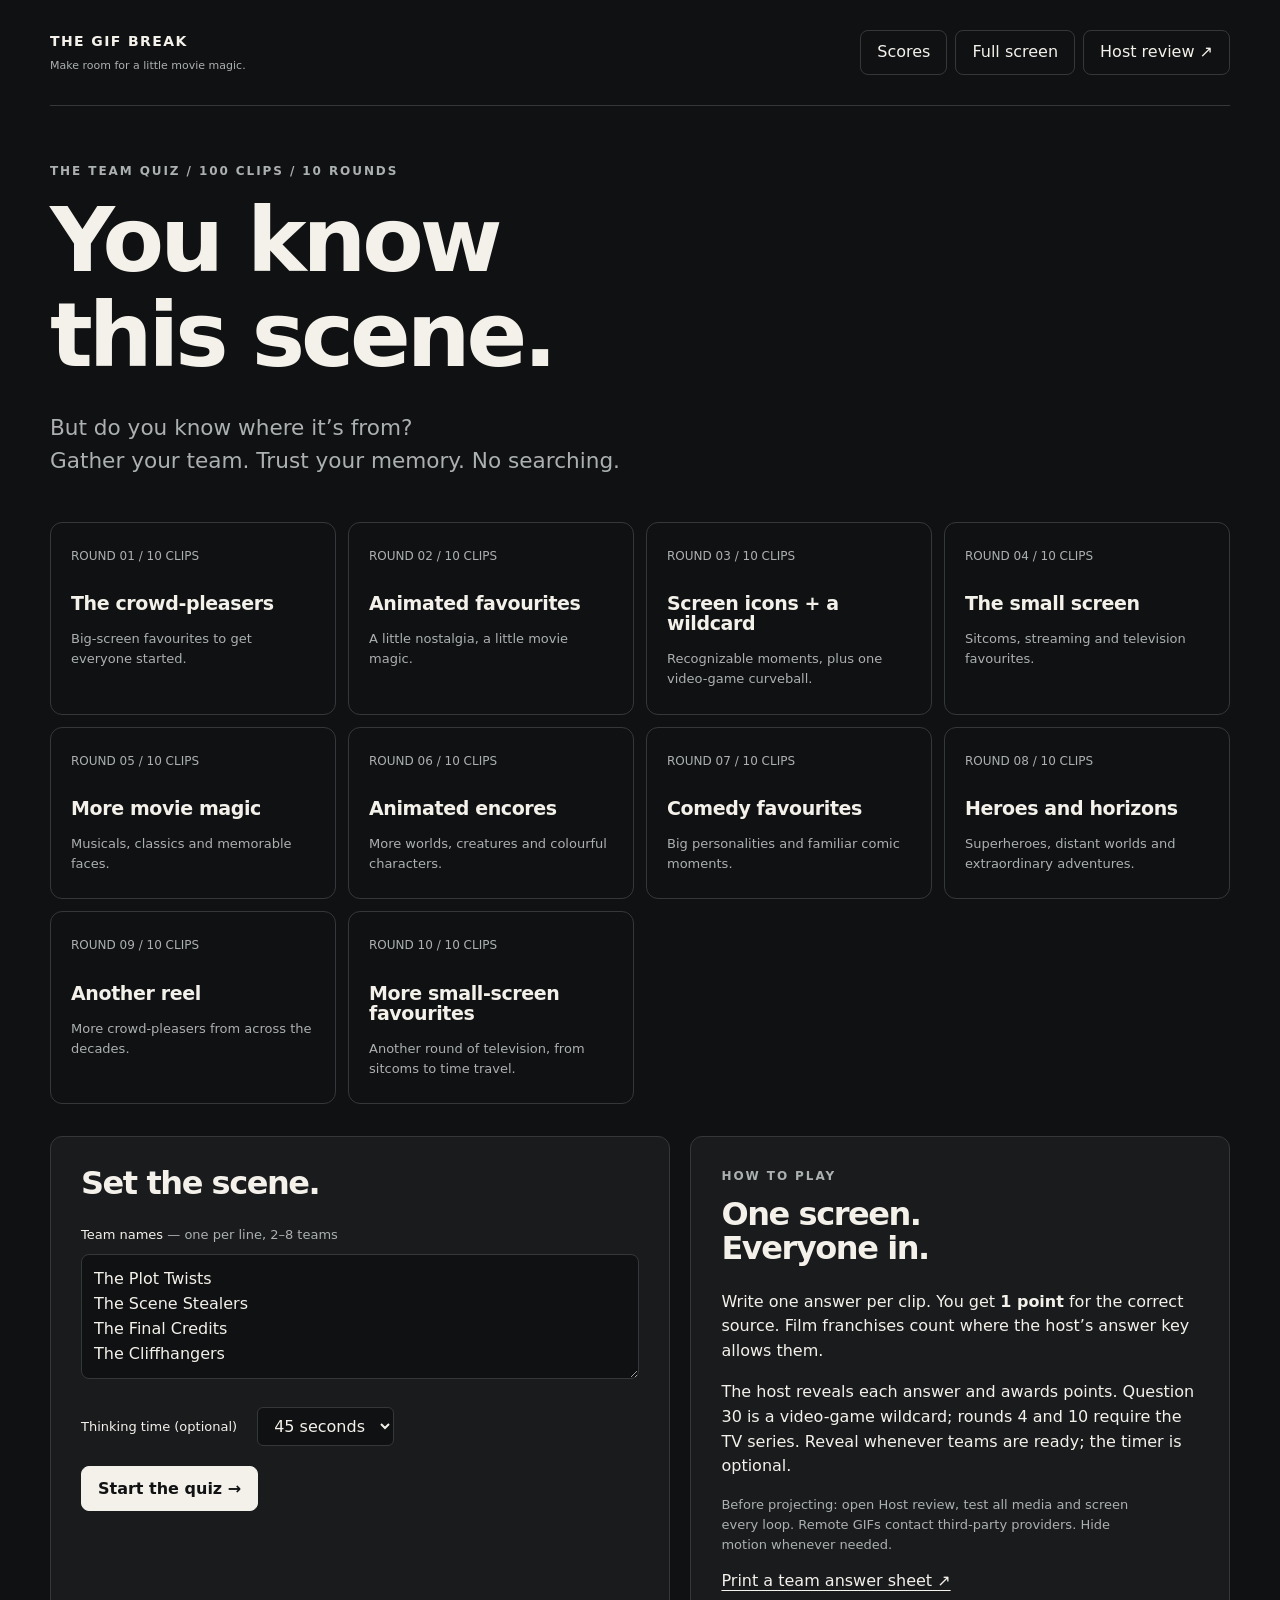
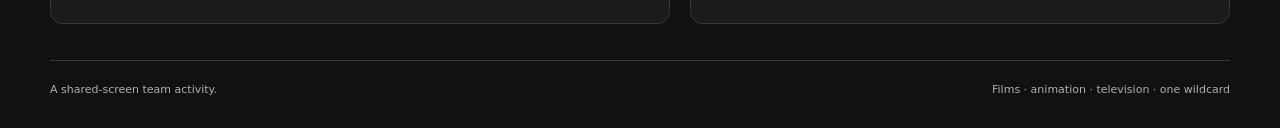
<file: index.html>
<!doctype html>
<html lang="en">
<head>
<meta charset="utf-8"><meta name="viewport" content="width=device-width,initial-scale=1">
<meta name="referrer" content="no-referrer"><meta name="robots" content="noindex,nofollow">
<title>The GIF Break — A team guessing game</title>
<link rel="stylesheet" href="styles.css">
<script defer src="data/questions.js"></script><script defer src="data/local-media.js"></script><script defer src="app.js"></script>
</head>
<body>
<header class="topbar"><a class="brand" href="./">THE GIF BREAK<span>Make room for a little movie magic.</span></a><nav aria-label="Tools"><button id="scoresBtn">Scores</button><button id="fullscreenBtn">Full screen</button><a class="button quiet" href="review.html" target="_blank" rel="noopener">Host review ↗</a></nav></header>
<main>
<section id="welcome">
<div class="hero"><p class="eyebrow">THE TEAM QUIZ / 100 CLIPS / 10 ROUNDS</p><h1>You know<br>this scene.</h1><p class="lead">But do you know where it’s from?<br>Gather your team. Trust your memory. No searching.</p></div>
<div id="roundCards" class="round-grid"></div>
<div class="setup-grid"><section class="panel"><h2>Set the scene.</h2><label for="teamNames">Team names <span class="muted">— one per line, 2–8 teams</span></label><textarea id="teamNames" rows="4" maxlength="600">The Plot Twists
The Scene Stealers
The Final Credits
The Cliffhangers</textarea><div class="setup-options"><label for="seconds">Thinking time (optional)</label><select id="seconds"><option value="30">30 seconds</option><option value="45" selected>45 seconds</option><option value="60">60 seconds</option><option value="90">90 seconds</option></select></div><div class="actions"><button class="primary" id="startBtn">Start the quiz →</button><button id="resumeBtn" hidden>Resume saved game</button></div><p id="setupError" class="status" role="alert"></p></section><section class="panel rules"><p class="eyebrow">HOW TO PLAY</p><h2>One screen.<br>Everyone in.</h2><p>Write one answer per clip. You get <strong>1 point</strong> for the correct source. Film franchises count where the host’s answer key allows them.</p><p>The host reveals each answer and awards points. Question 30 is a video-game wildcard; rounds 4 and 10 require the TV series. Reveal whenever teams are ready; the timer is optional.</p><p class="small muted">Before projecting: open Host review, test all media and screen every loop. Remote GIFs contact third-party providers. Hide motion whenever needed.</p><a href="answer-sheet.html" target="_blank" rel="noopener">Print a team answer sheet ↗</a></section></div>
</section>
<section id="game" hidden>
<div class="game-heading"><div><p id="roundLabel" class="eyebrow"></p><h1 id="questionLabel">Which movie or source?</h1></div><div class="timer-box"><span id="timerValue" role="timer" aria-label="Seconds remaining">45</span><small id="timerStatus">Ready when you are</small></div></div>
<div class="progress-track"><div id="progressFill"></div></div>
<div id="stage" class="stage"><img id="clip" alt="Mystery clip" hidden referrerpolicy="no-referrer"><div id="mediaMessage" class="media-message"><p id="mediaStatus">Load the clip to begin.</p><button id="retryBtn">Load / retry clip</button></div></div>
<div class="clue-line"><p id="hintText"></p><p id="questionType" class="muted"></p></div>
<section id="answerPanel" class="answer-panel" hidden aria-live="polite"><p class="eyebrow">THE ANSWER</p><h2 id="answerText"></h2><p id="acceptedText"></p><p id="sceneText" class="muted"></p><a id="sourceLink" target="_blank" rel="noopener noreferrer">GIF source ↗</a><div class="award-heading">Award 1 point to each correct team.</div><div id="awardButtons" class="award-buttons"></div></section>
<div class="game-controls"><div class="actions"><button id="prevBtn">← Previous</button><button id="timerBtn">Start timer</button><button id="hintBtn">Hint</button><button class="primary" id="revealBtn">Reveal answer</button><button id="nextBtn">Next →</button></div><div class="actions secondary-controls"><button id="motionBtn">Hide motion</button><button id="voidBtn">Void this question</button><button id="finishBtn">Finish / scores</button></div></div>
<p class="keyboard muted">SPACE timer · R reveal · H hint · ← → navigate · M hide / show motion. The timer never reveals or advances automatically.</p>
<p id="liveNotice" class="status" role="status"></p>
</section>
<section id="finish" class="finish" hidden><p class="eyebrow">THAT’S A WRAP</p><h1>Great scenes.<br>Better company.</h1><div id="finalScores"></div><div class="actions"><button id="backGameBtn">Back to the quiz</button><button id="exportBtn">Export scores</button><button id="newBtn">New game</button></div></section>
</main>
<footer><span>A shared-screen team activity.</span><span>Films · animation · television · one wildcard</span></footer>
<dialog id="scoresDialog"><div class="dialog-heading"><h2>The leaderboard</h2><button id="closeScoresBtn" aria-label="Close scores">Close</button></div><div id="scoreList"></div><p class="small muted">Points are awarded per question, so revisiting a clip cannot award the same point twice.</p></dialog>
<noscript><p>This quiz requires JavaScript. The printable answer sheet and Markdown host guide remain available.</p></noscript>
</body></html>
</file>
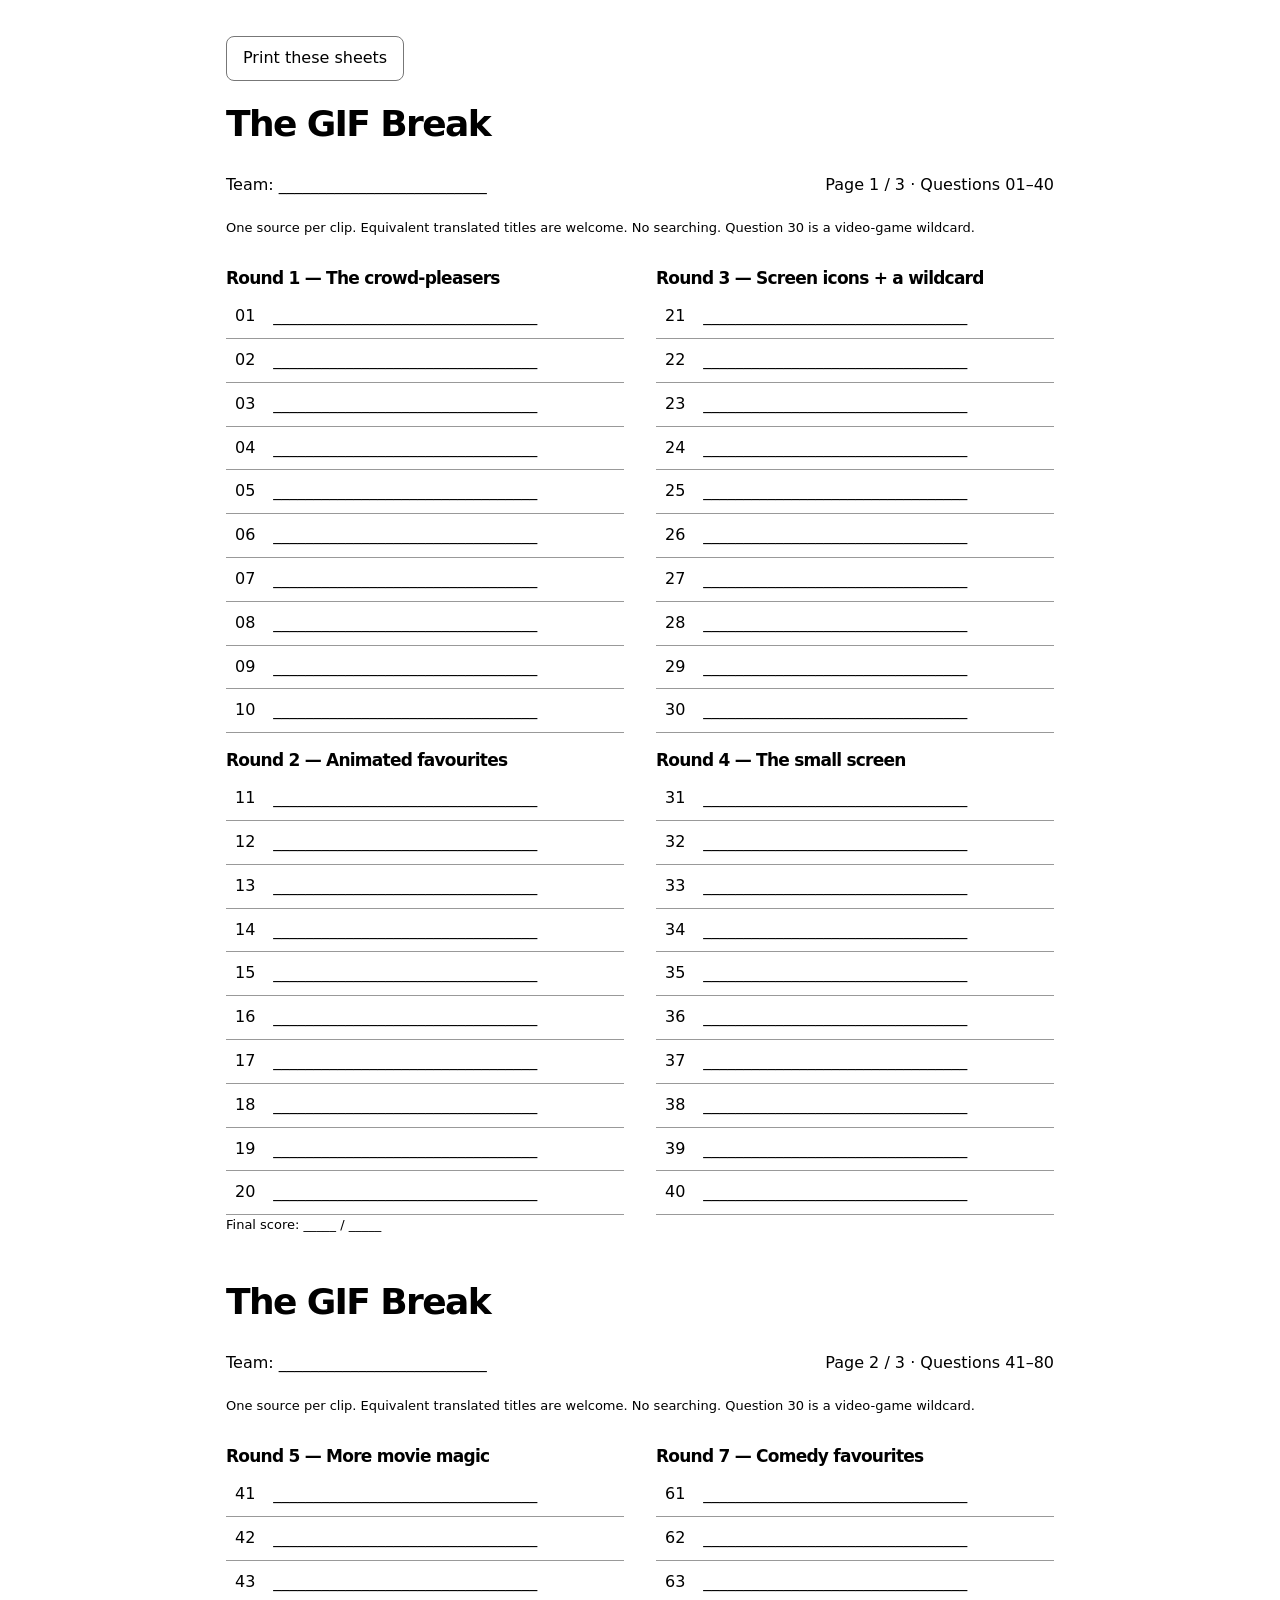
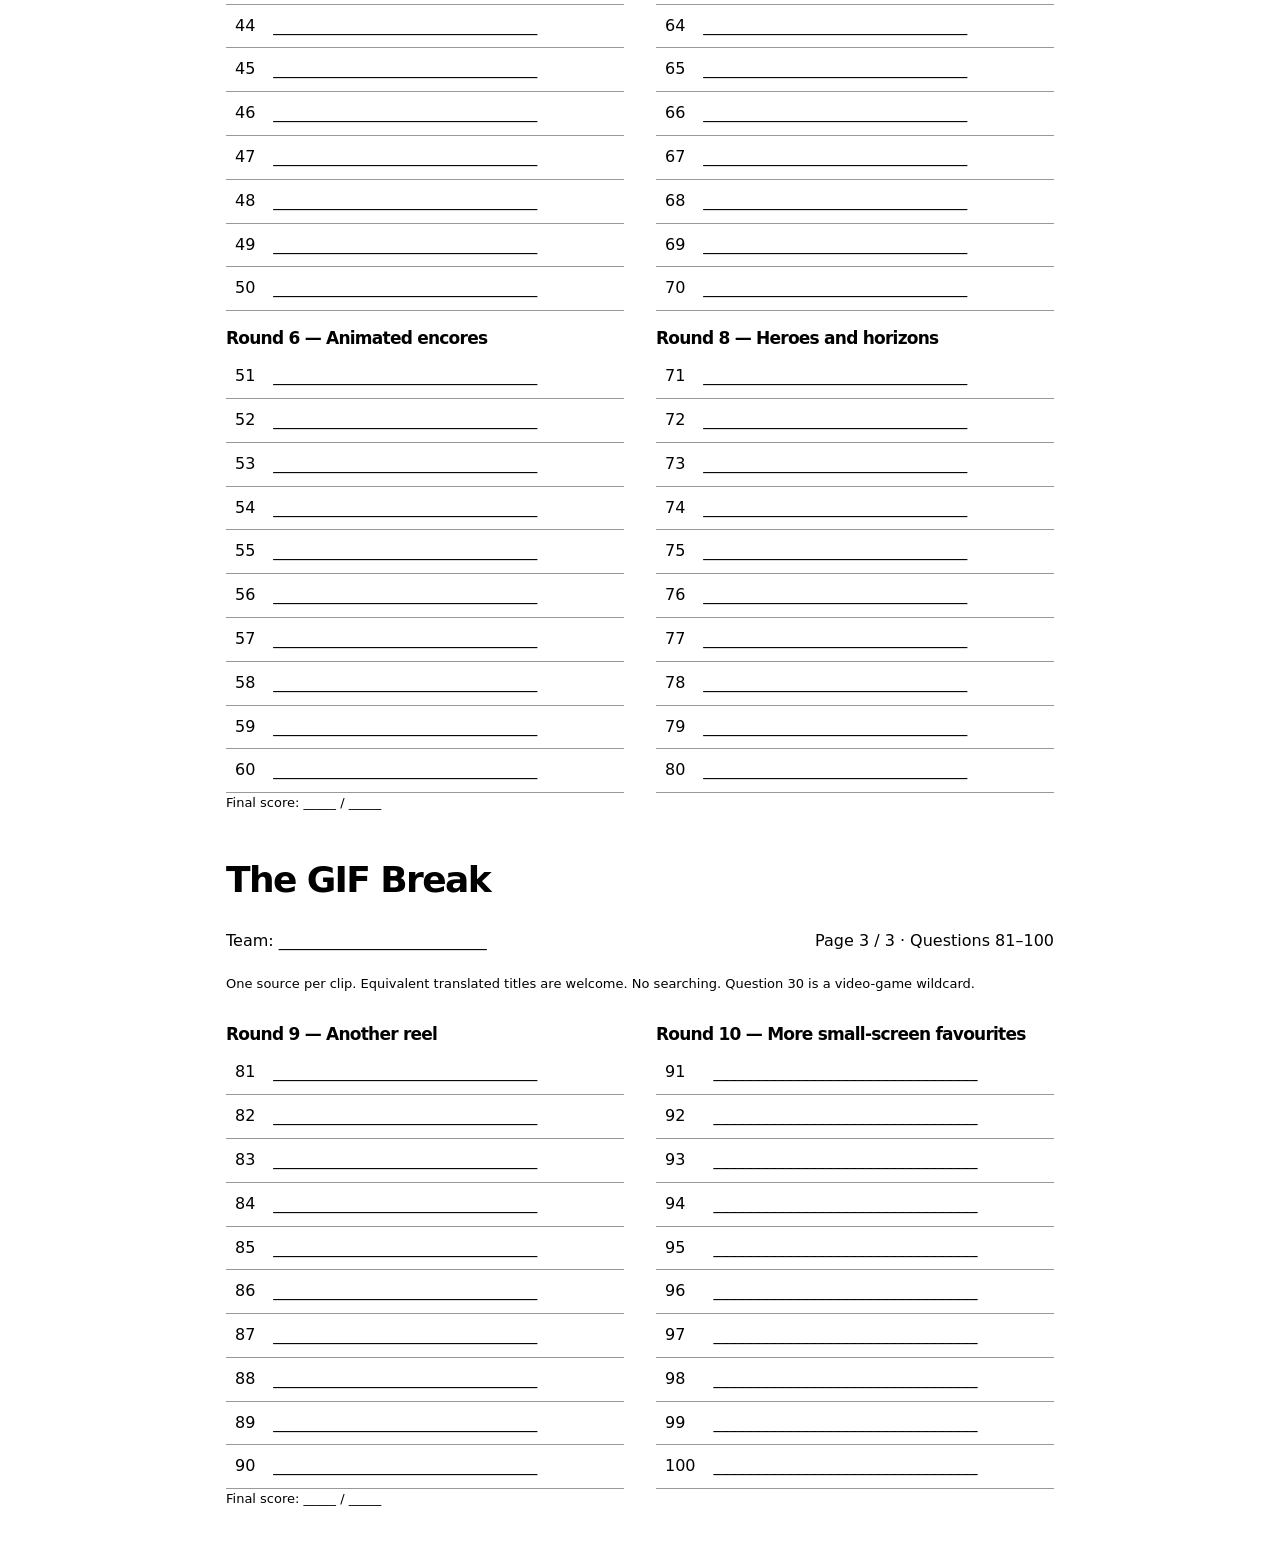
<file: answer-sheet.html>
<!doctype html><html lang="en"><head><meta charset="utf-8"><meta name="viewport" content="width=device-width,initial-scale=1"><meta name="robots" content="noindex,nofollow"><title>The GIF Break — team answer sheet</title><link rel="stylesheet" href="styles.css"></head><body class="print-body"><button onclick="window.print()">Print these sheets</button>
<section class="print-page"><h1>The GIF Break</h1>
<div class="sheet-top"><span>Team: __________________________</span><span>Page 1 / 3 · Questions 01–40</span></div>
<p class="small">One source per clip. Equivalent translated titles are welcome. No searching. Question 30 is a video-game wildcard.</p><div class="answer-grid">
<div>
<h2 class="sheet-round">Round 1 — The crowd-pleasers</h2><table><tbody>
<tr><td>01</td><td>_________________________________</td></tr>
<tr><td>02</td><td>_________________________________</td></tr>
<tr><td>03</td><td>_________________________________</td></tr>
<tr><td>04</td><td>_________________________________</td></tr>
<tr><td>05</td><td>_________________________________</td></tr>
<tr><td>06</td><td>_________________________________</td></tr>
<tr><td>07</td><td>_________________________________</td></tr>
<tr><td>08</td><td>_________________________________</td></tr>
<tr><td>09</td><td>_________________________________</td></tr>
<tr><td>10</td><td>_________________________________</td></tr>
</tbody></table>
<h2 class="sheet-round">Round 2 — Animated favourites</h2><table><tbody>
<tr><td>11</td><td>_________________________________</td></tr>
<tr><td>12</td><td>_________________________________</td></tr>
<tr><td>13</td><td>_________________________________</td></tr>
<tr><td>14</td><td>_________________________________</td></tr>
<tr><td>15</td><td>_________________________________</td></tr>
<tr><td>16</td><td>_________________________________</td></tr>
<tr><td>17</td><td>_________________________________</td></tr>
<tr><td>18</td><td>_________________________________</td></tr>
<tr><td>19</td><td>_________________________________</td></tr>
<tr><td>20</td><td>_________________________________</td></tr>
</tbody></table>
</div>
<div>
<h2 class="sheet-round">Round 3 — Screen icons + a wildcard</h2><table><tbody>
<tr><td>21</td><td>_________________________________</td></tr>
<tr><td>22</td><td>_________________________________</td></tr>
<tr><td>23</td><td>_________________________________</td></tr>
<tr><td>24</td><td>_________________________________</td></tr>
<tr><td>25</td><td>_________________________________</td></tr>
<tr><td>26</td><td>_________________________________</td></tr>
<tr><td>27</td><td>_________________________________</td></tr>
<tr><td>28</td><td>_________________________________</td></tr>
<tr><td>29</td><td>_________________________________</td></tr>
<tr><td>30</td><td>_________________________________</td></tr>
</tbody></table>
<h2 class="sheet-round">Round 4 — The small screen</h2><table><tbody>
<tr><td>31</td><td>_________________________________</td></tr>
<tr><td>32</td><td>_________________________________</td></tr>
<tr><td>33</td><td>_________________________________</td></tr>
<tr><td>34</td><td>_________________________________</td></tr>
<tr><td>35</td><td>_________________________________</td></tr>
<tr><td>36</td><td>_________________________________</td></tr>
<tr><td>37</td><td>_________________________________</td></tr>
<tr><td>38</td><td>_________________________________</td></tr>
<tr><td>39</td><td>_________________________________</td></tr>
<tr><td>40</td><td>_________________________________</td></tr>
</tbody></table>
</div>
</div><p class="small">Final score: _____ / _____</p></section>
<section class="print-page"><h1>The GIF Break</h1>
<div class="sheet-top"><span>Team: __________________________</span><span>Page 2 / 3 · Questions 41–80</span></div>
<p class="small">One source per clip. Equivalent translated titles are welcome. No searching. Question 30 is a video-game wildcard.</p><div class="answer-grid">
<div>
<h2 class="sheet-round">Round 5 — More movie magic</h2><table><tbody>
<tr><td>41</td><td>_________________________________</td></tr>
<tr><td>42</td><td>_________________________________</td></tr>
<tr><td>43</td><td>_________________________________</td></tr>
<tr><td>44</td><td>_________________________________</td></tr>
<tr><td>45</td><td>_________________________________</td></tr>
<tr><td>46</td><td>_________________________________</td></tr>
<tr><td>47</td><td>_________________________________</td></tr>
<tr><td>48</td><td>_________________________________</td></tr>
<tr><td>49</td><td>_________________________________</td></tr>
<tr><td>50</td><td>_________________________________</td></tr>
</tbody></table>
<h2 class="sheet-round">Round 6 — Animated encores</h2><table><tbody>
<tr><td>51</td><td>_________________________________</td></tr>
<tr><td>52</td><td>_________________________________</td></tr>
<tr><td>53</td><td>_________________________________</td></tr>
<tr><td>54</td><td>_________________________________</td></tr>
<tr><td>55</td><td>_________________________________</td></tr>
<tr><td>56</td><td>_________________________________</td></tr>
<tr><td>57</td><td>_________________________________</td></tr>
<tr><td>58</td><td>_________________________________</td></tr>
<tr><td>59</td><td>_________________________________</td></tr>
<tr><td>60</td><td>_________________________________</td></tr>
</tbody></table>
</div>
<div>
<h2 class="sheet-round">Round 7 — Comedy favourites</h2><table><tbody>
<tr><td>61</td><td>_________________________________</td></tr>
<tr><td>62</td><td>_________________________________</td></tr>
<tr><td>63</td><td>_________________________________</td></tr>
<tr><td>64</td><td>_________________________________</td></tr>
<tr><td>65</td><td>_________________________________</td></tr>
<tr><td>66</td><td>_________________________________</td></tr>
<tr><td>67</td><td>_________________________________</td></tr>
<tr><td>68</td><td>_________________________________</td></tr>
<tr><td>69</td><td>_________________________________</td></tr>
<tr><td>70</td><td>_________________________________</td></tr>
</tbody></table>
<h2 class="sheet-round">Round 8 — Heroes and horizons</h2><table><tbody>
<tr><td>71</td><td>_________________________________</td></tr>
<tr><td>72</td><td>_________________________________</td></tr>
<tr><td>73</td><td>_________________________________</td></tr>
<tr><td>74</td><td>_________________________________</td></tr>
<tr><td>75</td><td>_________________________________</td></tr>
<tr><td>76</td><td>_________________________________</td></tr>
<tr><td>77</td><td>_________________________________</td></tr>
<tr><td>78</td><td>_________________________________</td></tr>
<tr><td>79</td><td>_________________________________</td></tr>
<tr><td>80</td><td>_________________________________</td></tr>
</tbody></table>
</div>
</div><p class="small">Final score: _____ / _____</p></section>
<section class="print-page"><h1>The GIF Break</h1>
<div class="sheet-top"><span>Team: __________________________</span><span>Page 3 / 3 · Questions 81–100</span></div>
<p class="small">One source per clip. Equivalent translated titles are welcome. No searching. Question 30 is a video-game wildcard.</p><div class="answer-grid">
<div>
<h2 class="sheet-round">Round 9 — Another reel</h2><table><tbody>
<tr><td>81</td><td>_________________________________</td></tr>
<tr><td>82</td><td>_________________________________</td></tr>
<tr><td>83</td><td>_________________________________</td></tr>
<tr><td>84</td><td>_________________________________</td></tr>
<tr><td>85</td><td>_________________________________</td></tr>
<tr><td>86</td><td>_________________________________</td></tr>
<tr><td>87</td><td>_________________________________</td></tr>
<tr><td>88</td><td>_________________________________</td></tr>
<tr><td>89</td><td>_________________________________</td></tr>
<tr><td>90</td><td>_________________________________</td></tr>
</tbody></table>
</div>
<div>
<h2 class="sheet-round">Round 10 — More small-screen favourites</h2><table><tbody>
<tr><td>91</td><td>_________________________________</td></tr>
<tr><td>92</td><td>_________________________________</td></tr>
<tr><td>93</td><td>_________________________________</td></tr>
<tr><td>94</td><td>_________________________________</td></tr>
<tr><td>95</td><td>_________________________________</td></tr>
<tr><td>96</td><td>_________________________________</td></tr>
<tr><td>97</td><td>_________________________________</td></tr>
<tr><td>98</td><td>_________________________________</td></tr>
<tr><td>99</td><td>_________________________________</td></tr>
<tr><td>100</td><td>_________________________________</td></tr>
</tbody></table>
</div>
</div><p class="small">Final score: _____ / _____</p></section>
</body></html>
</file>
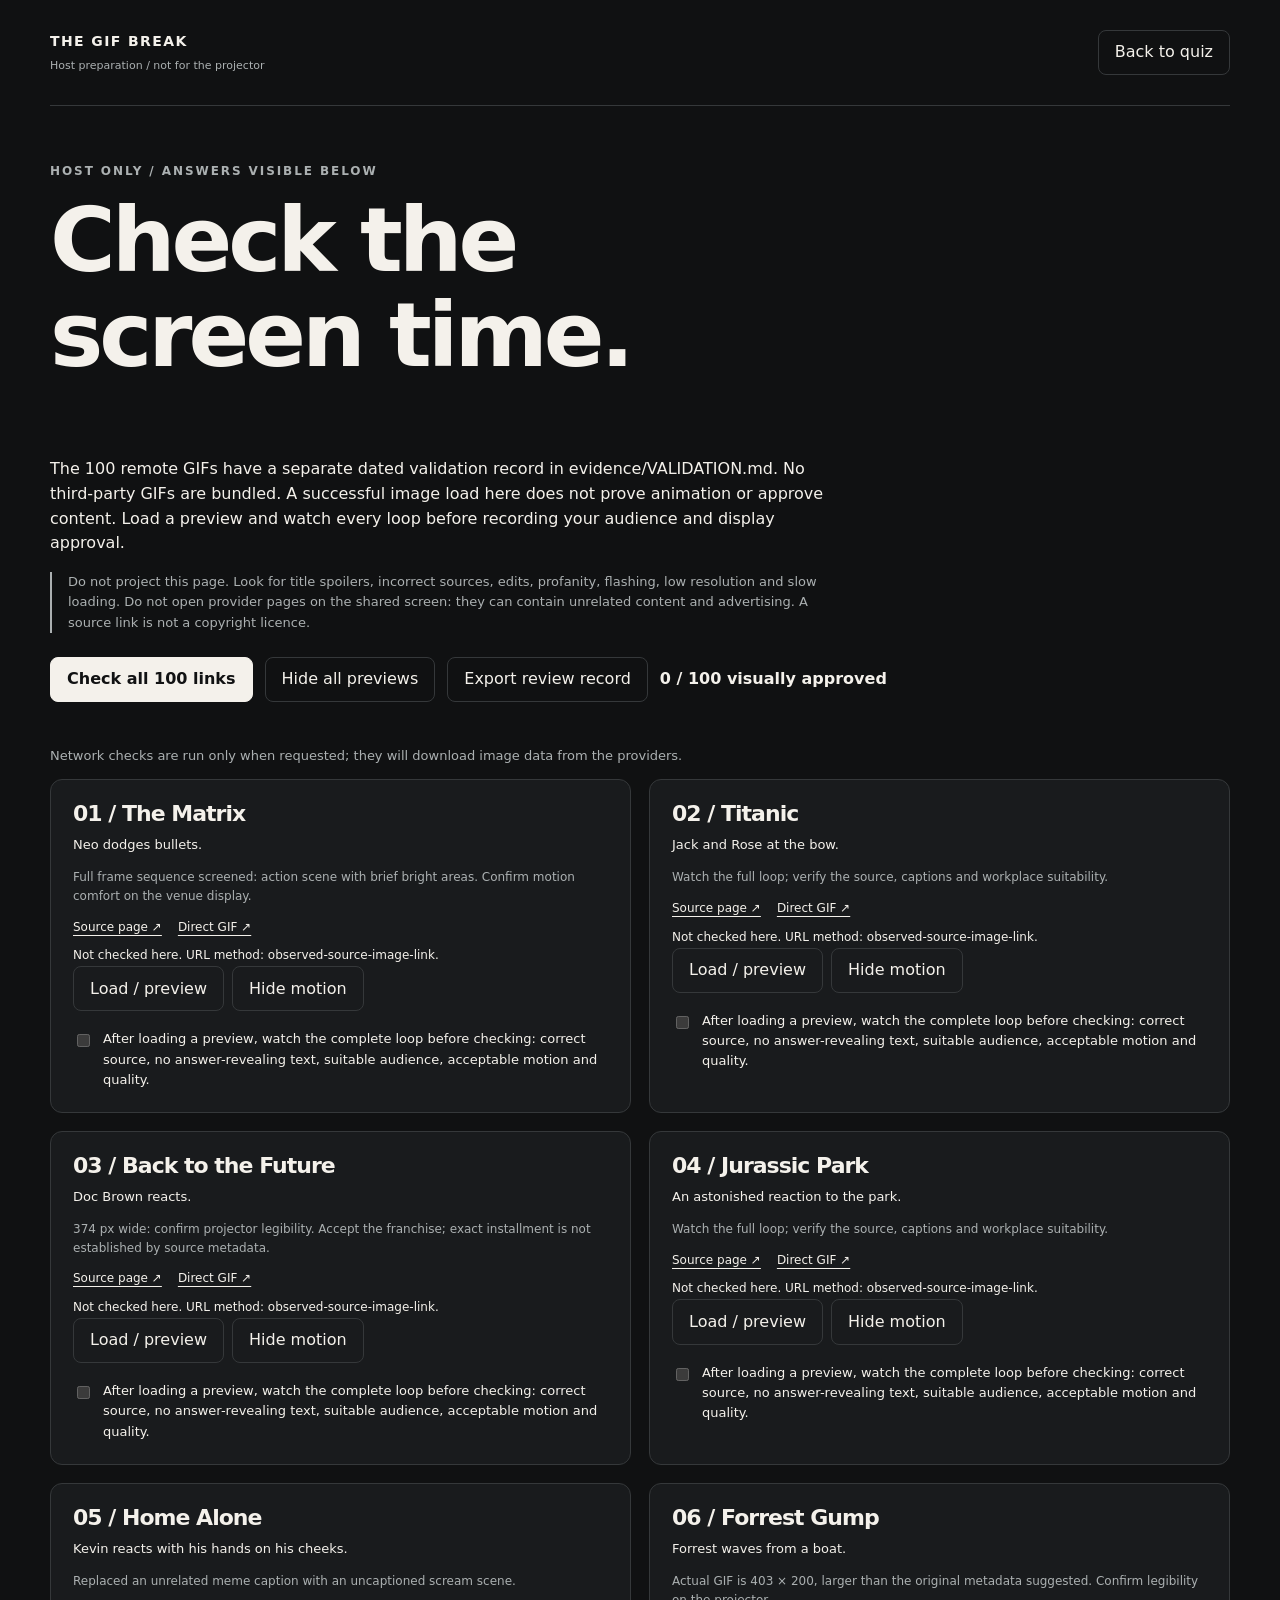
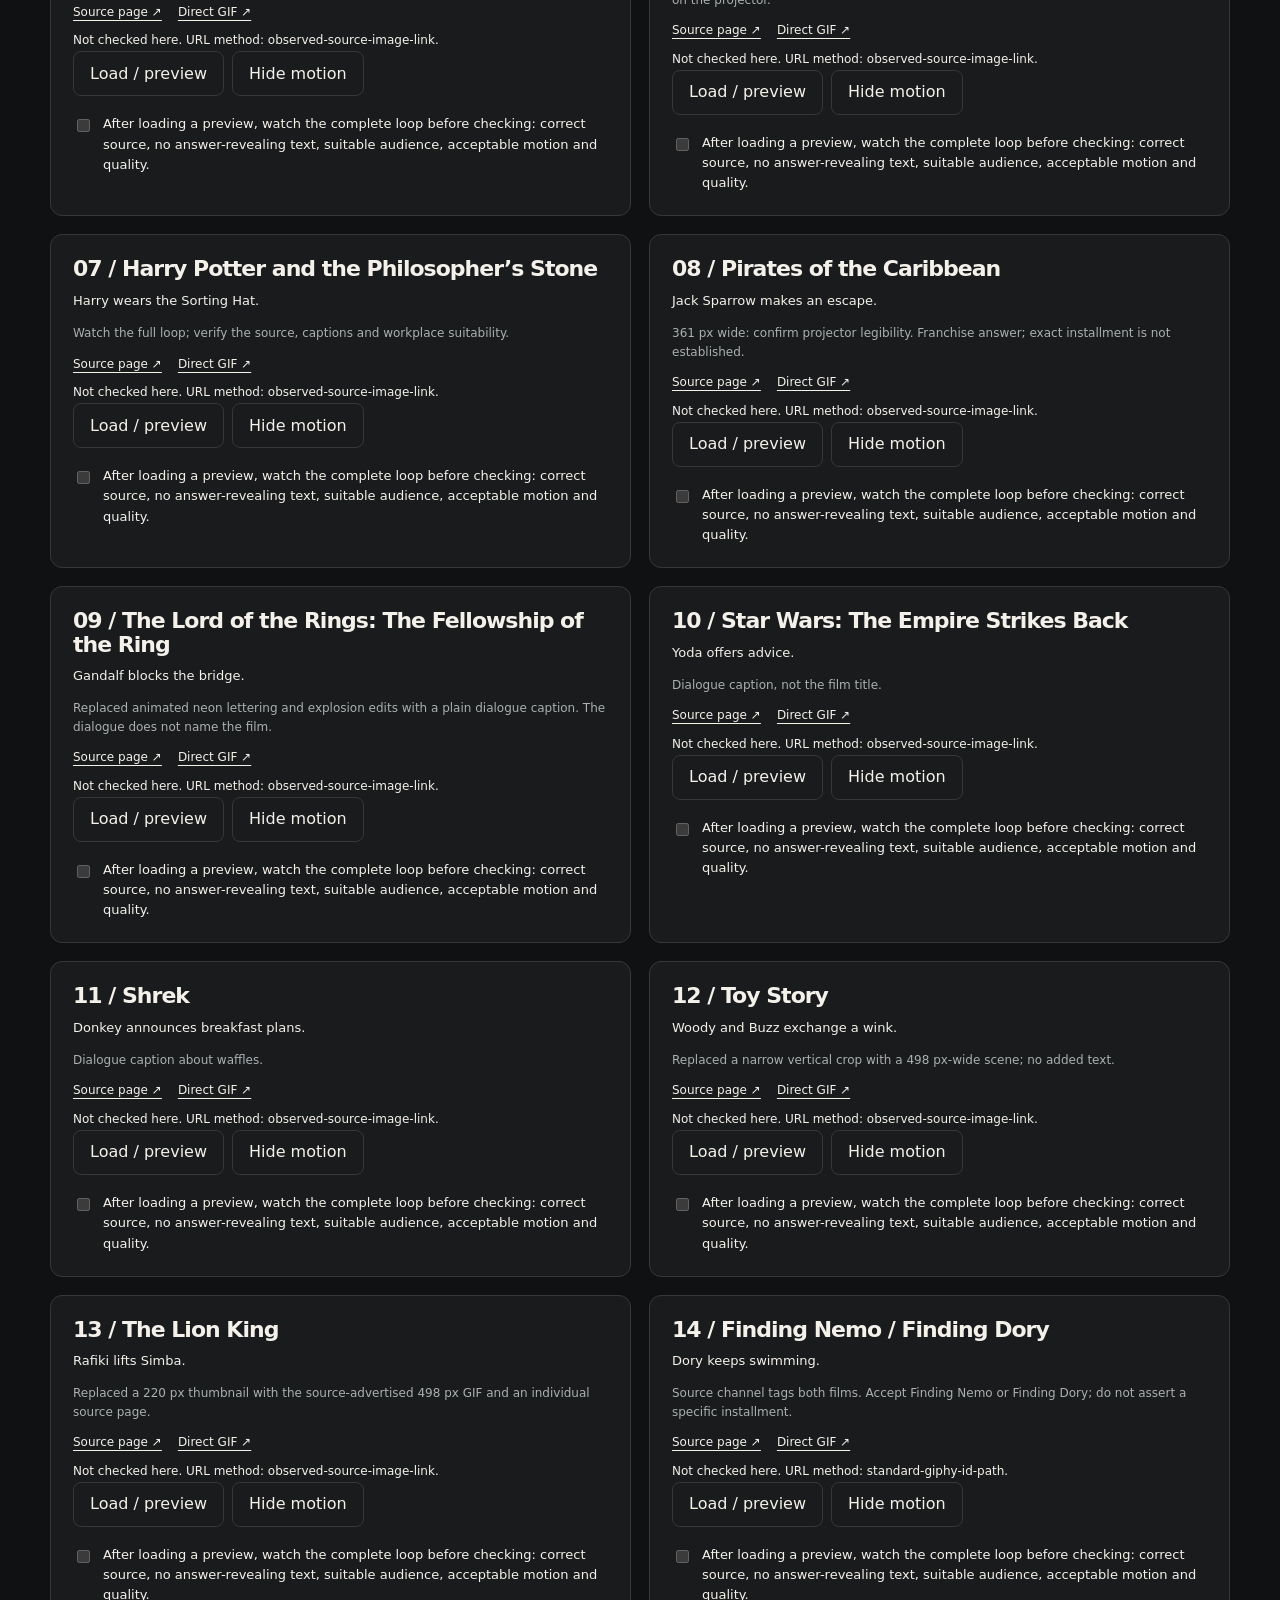
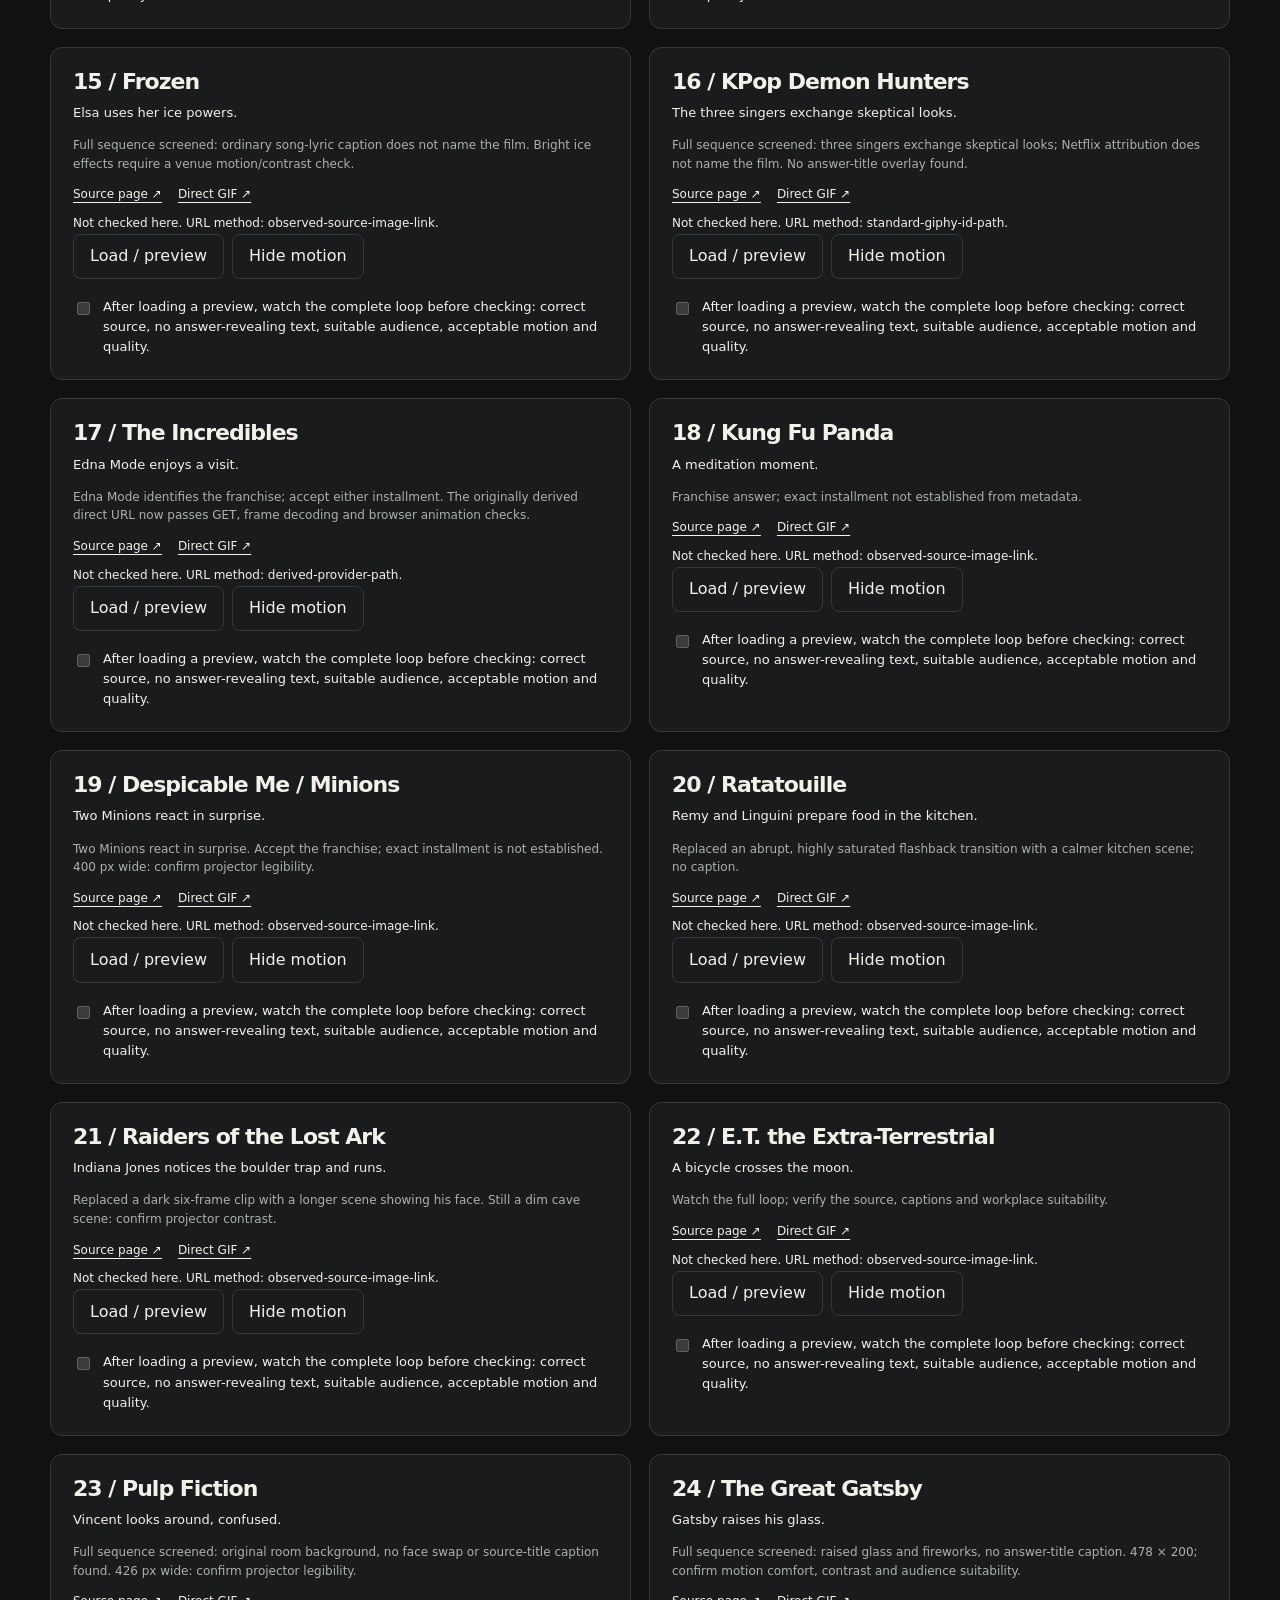
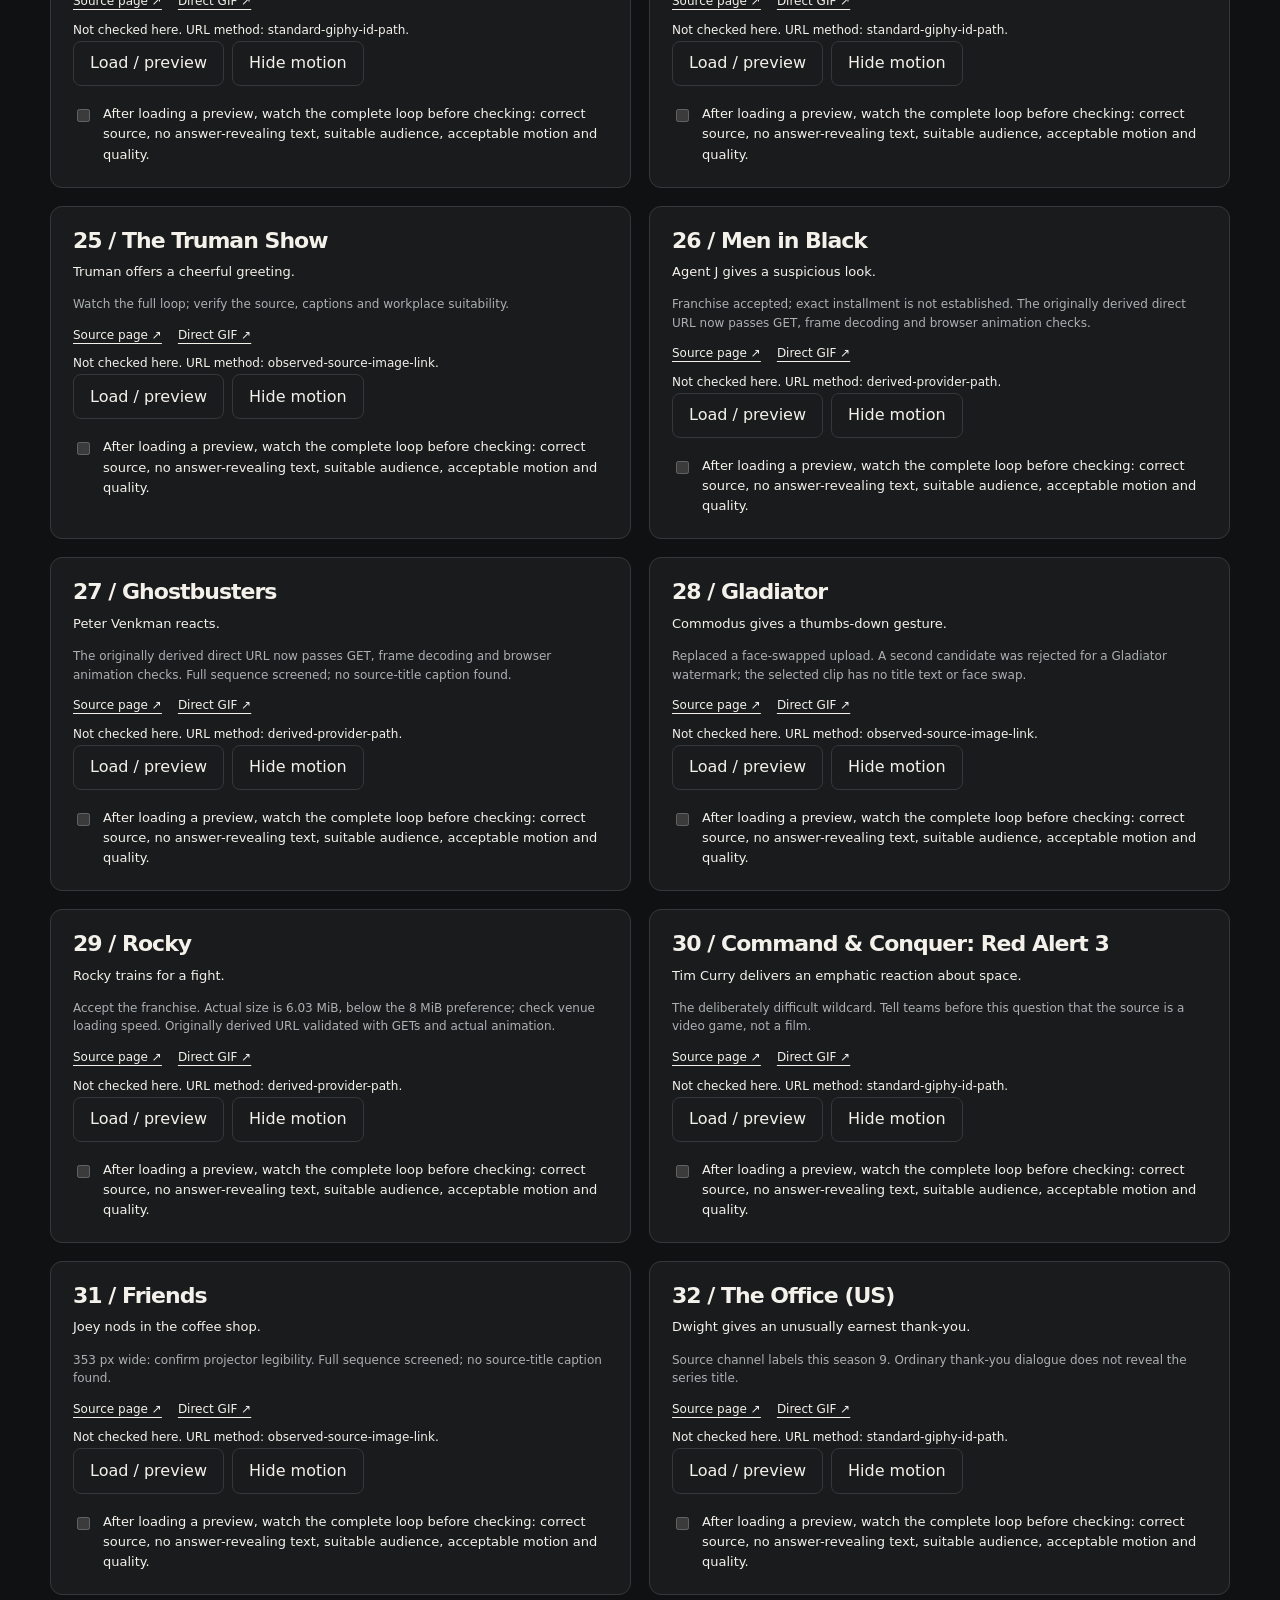
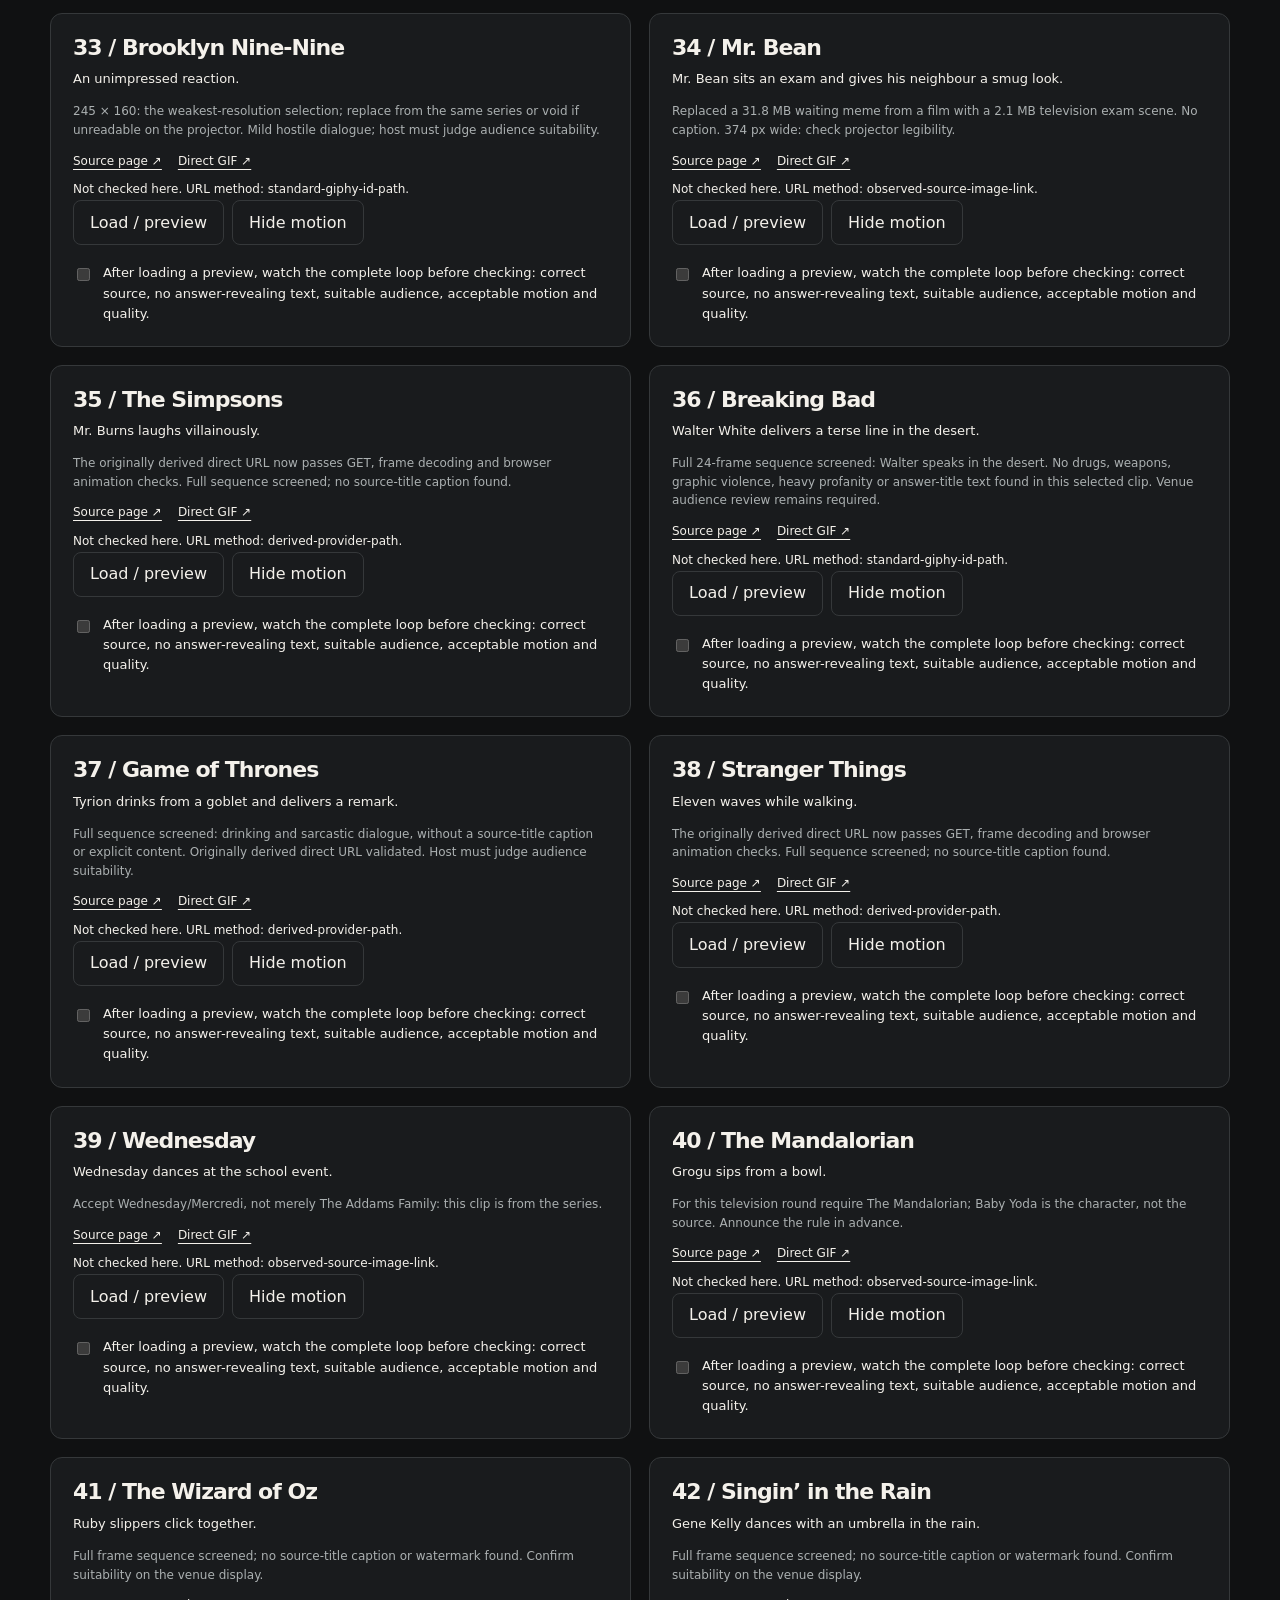
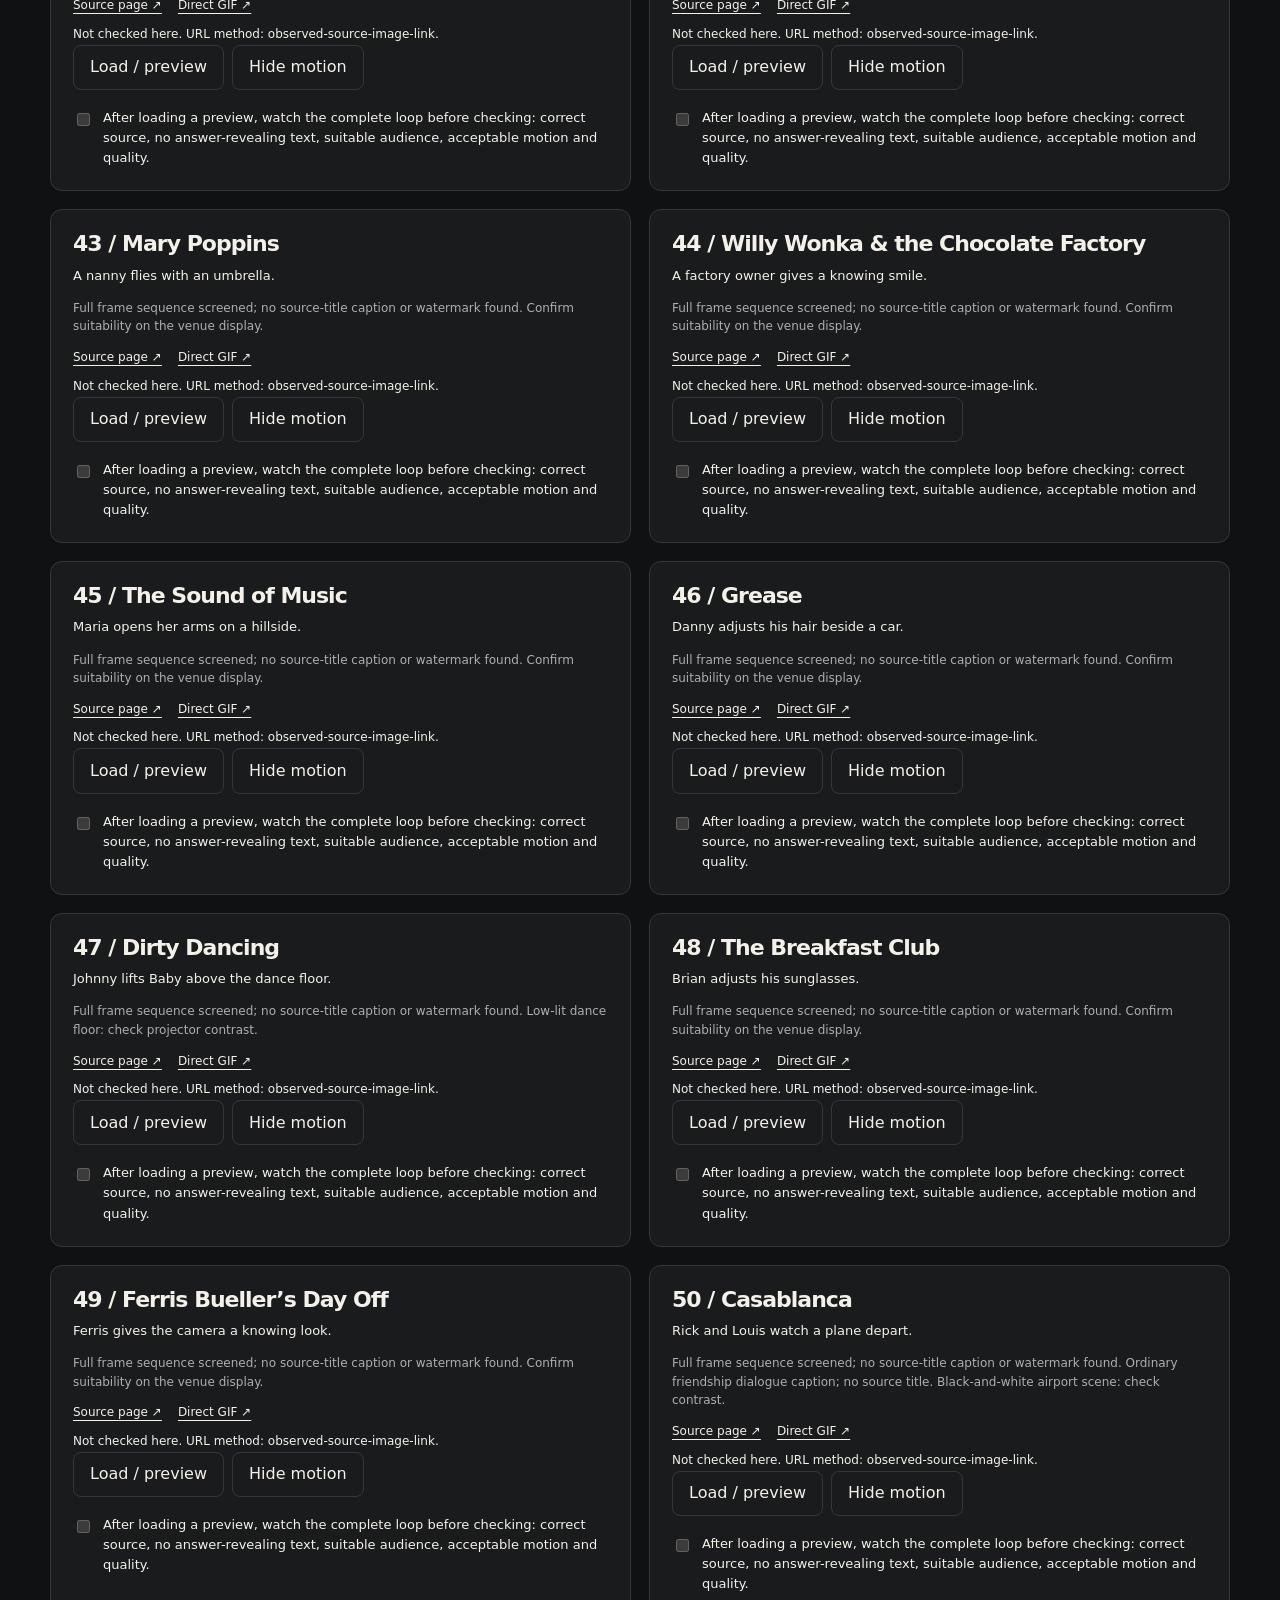
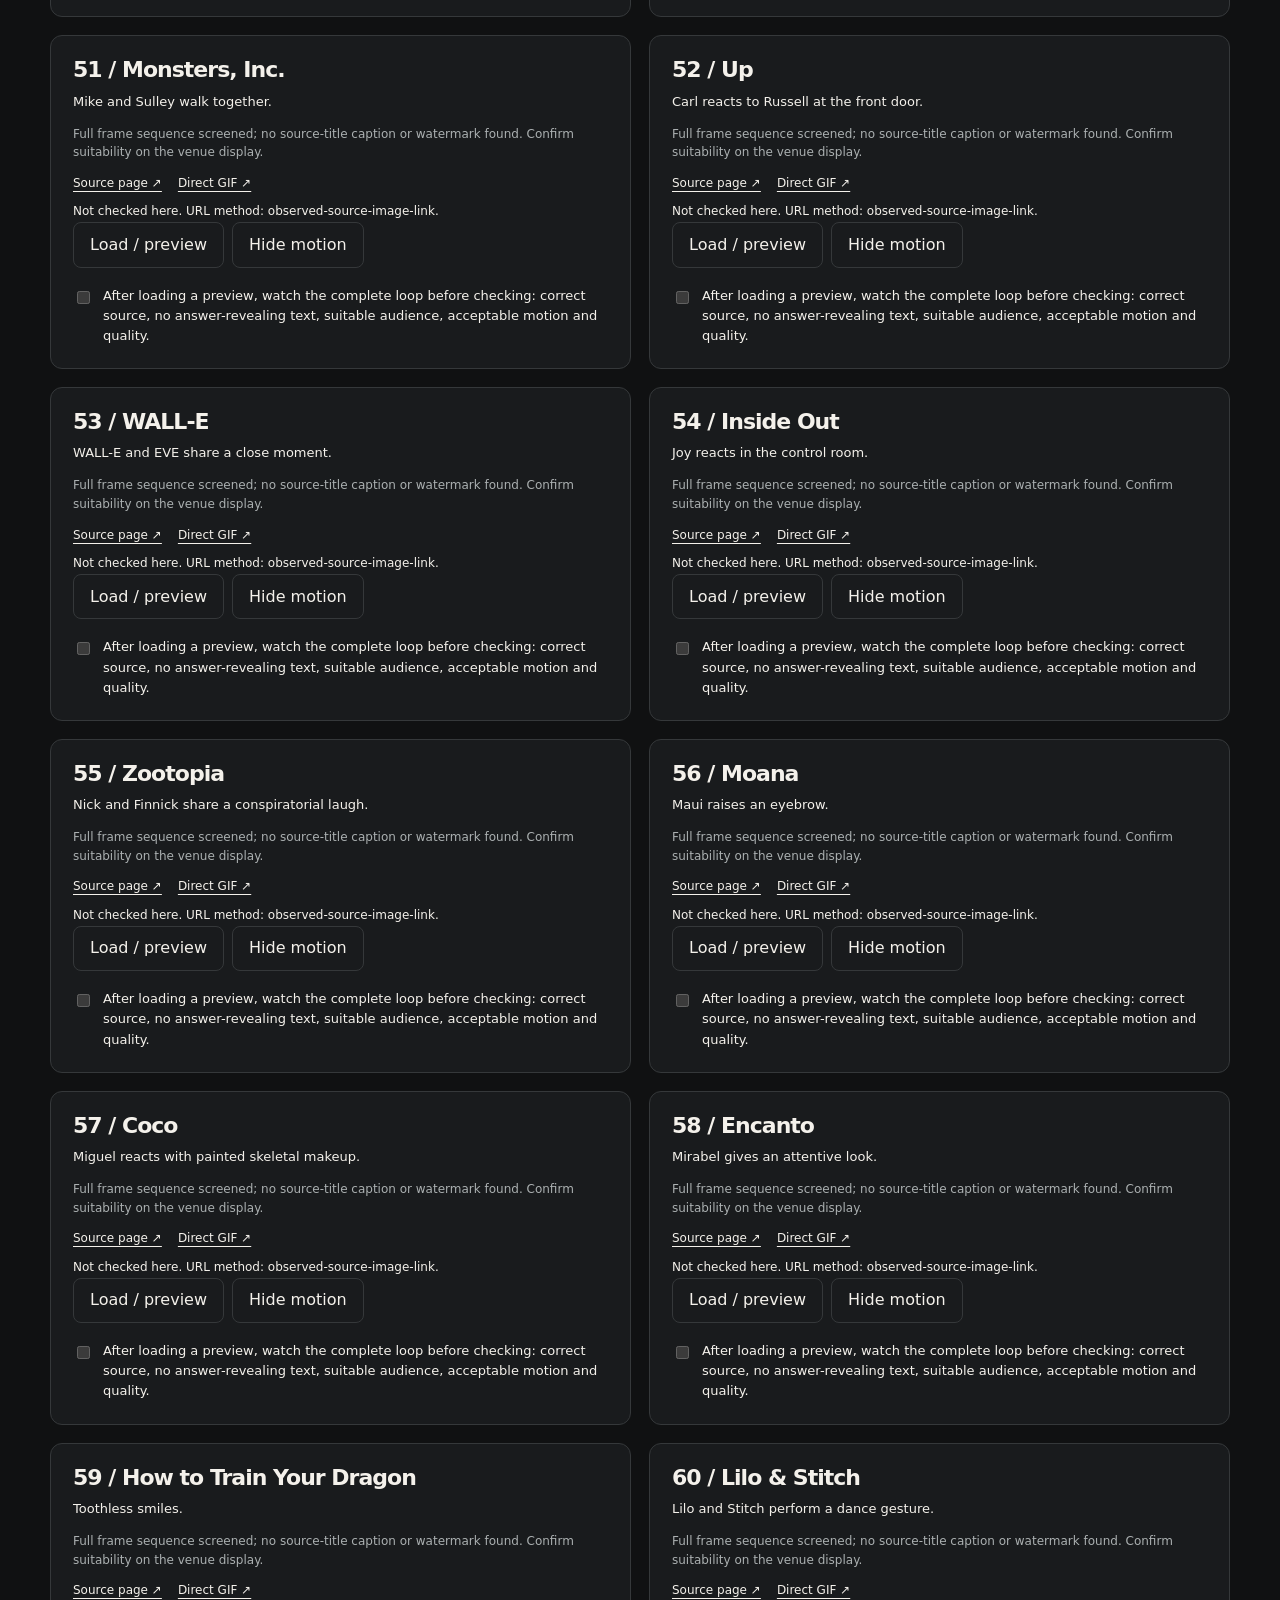
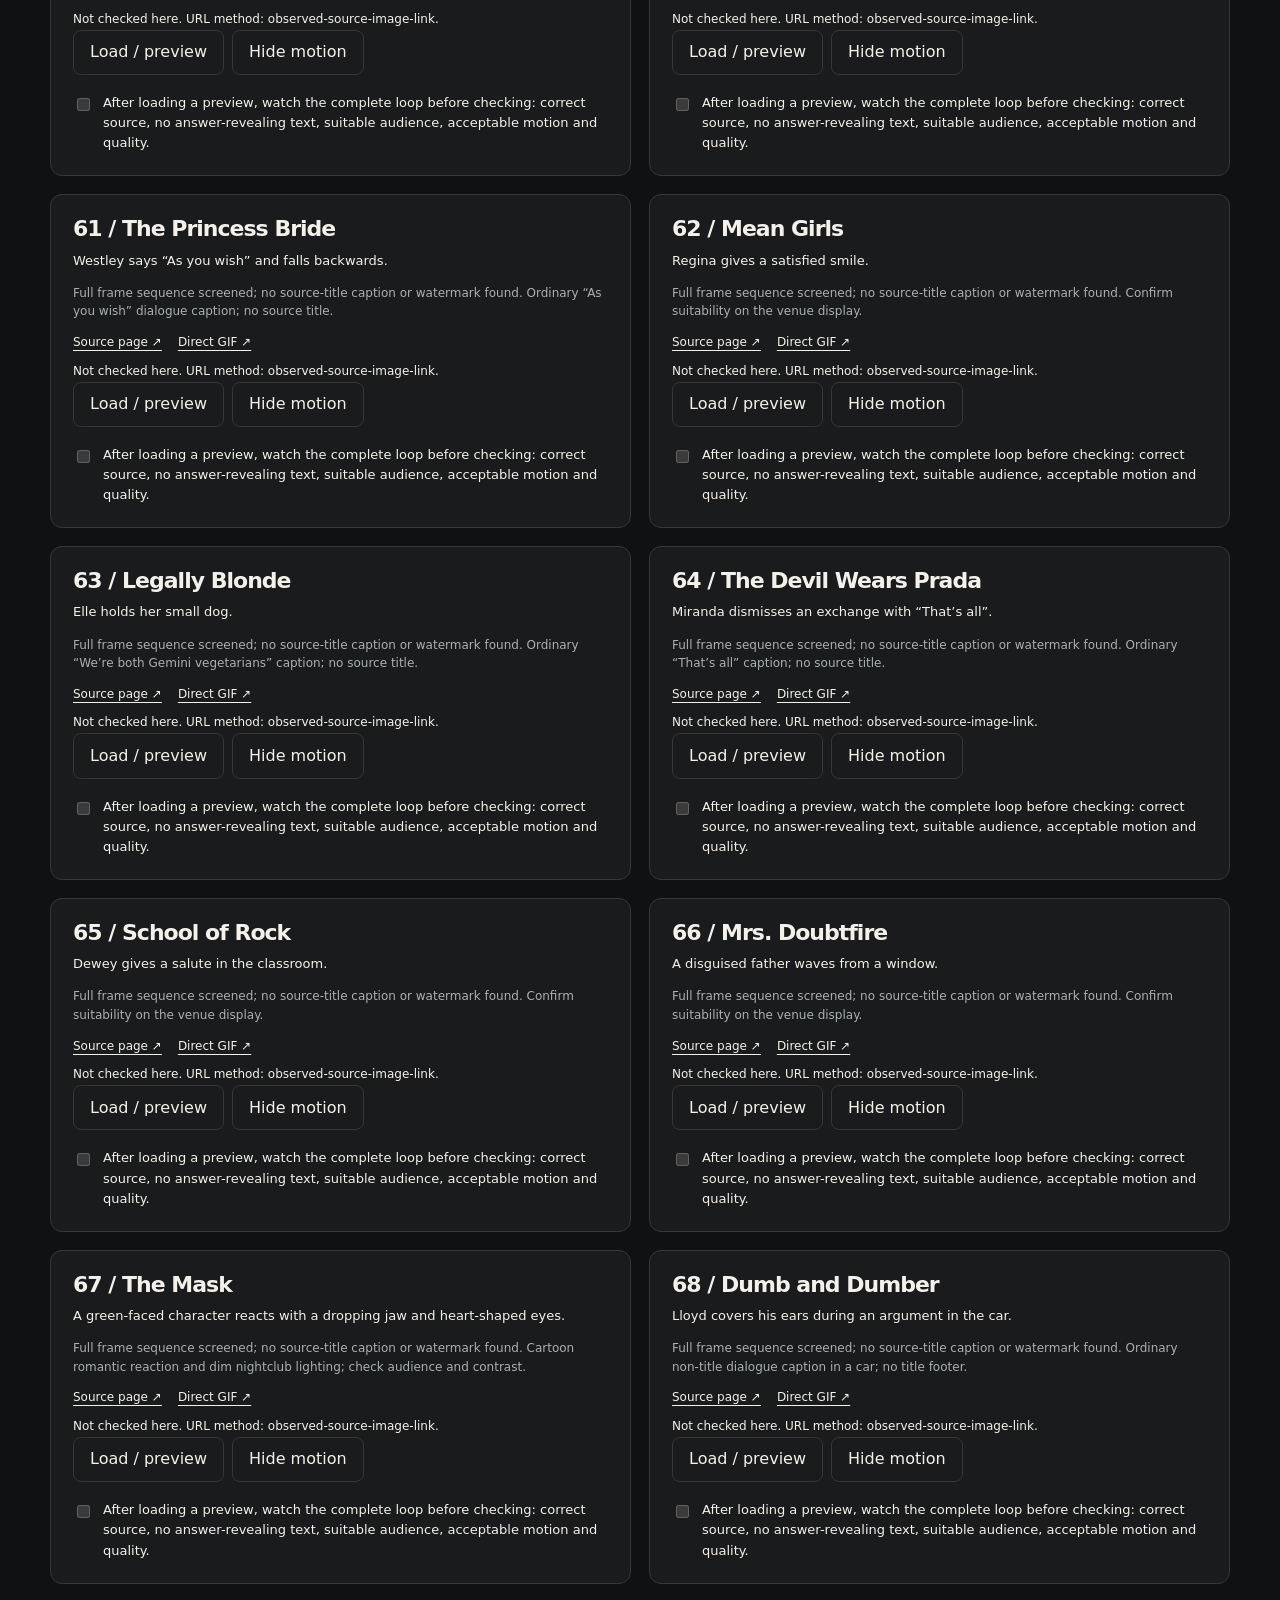
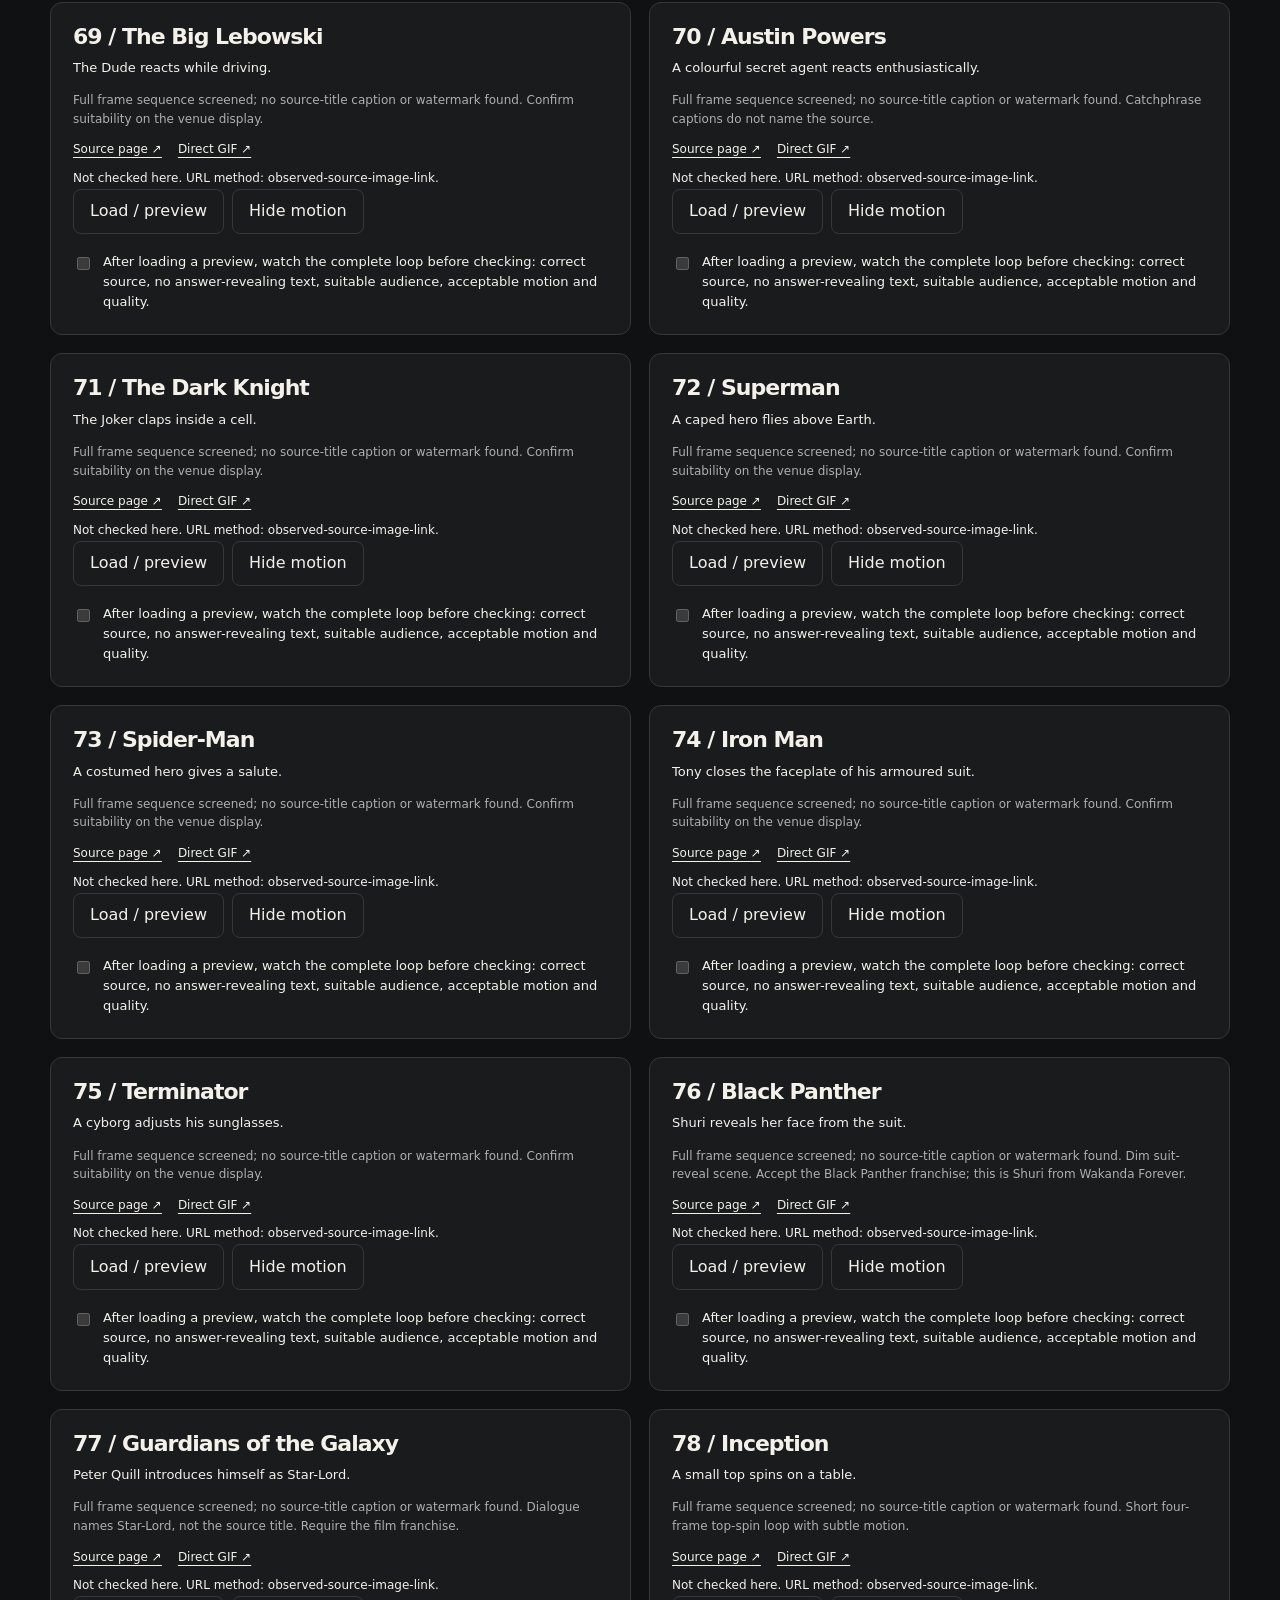
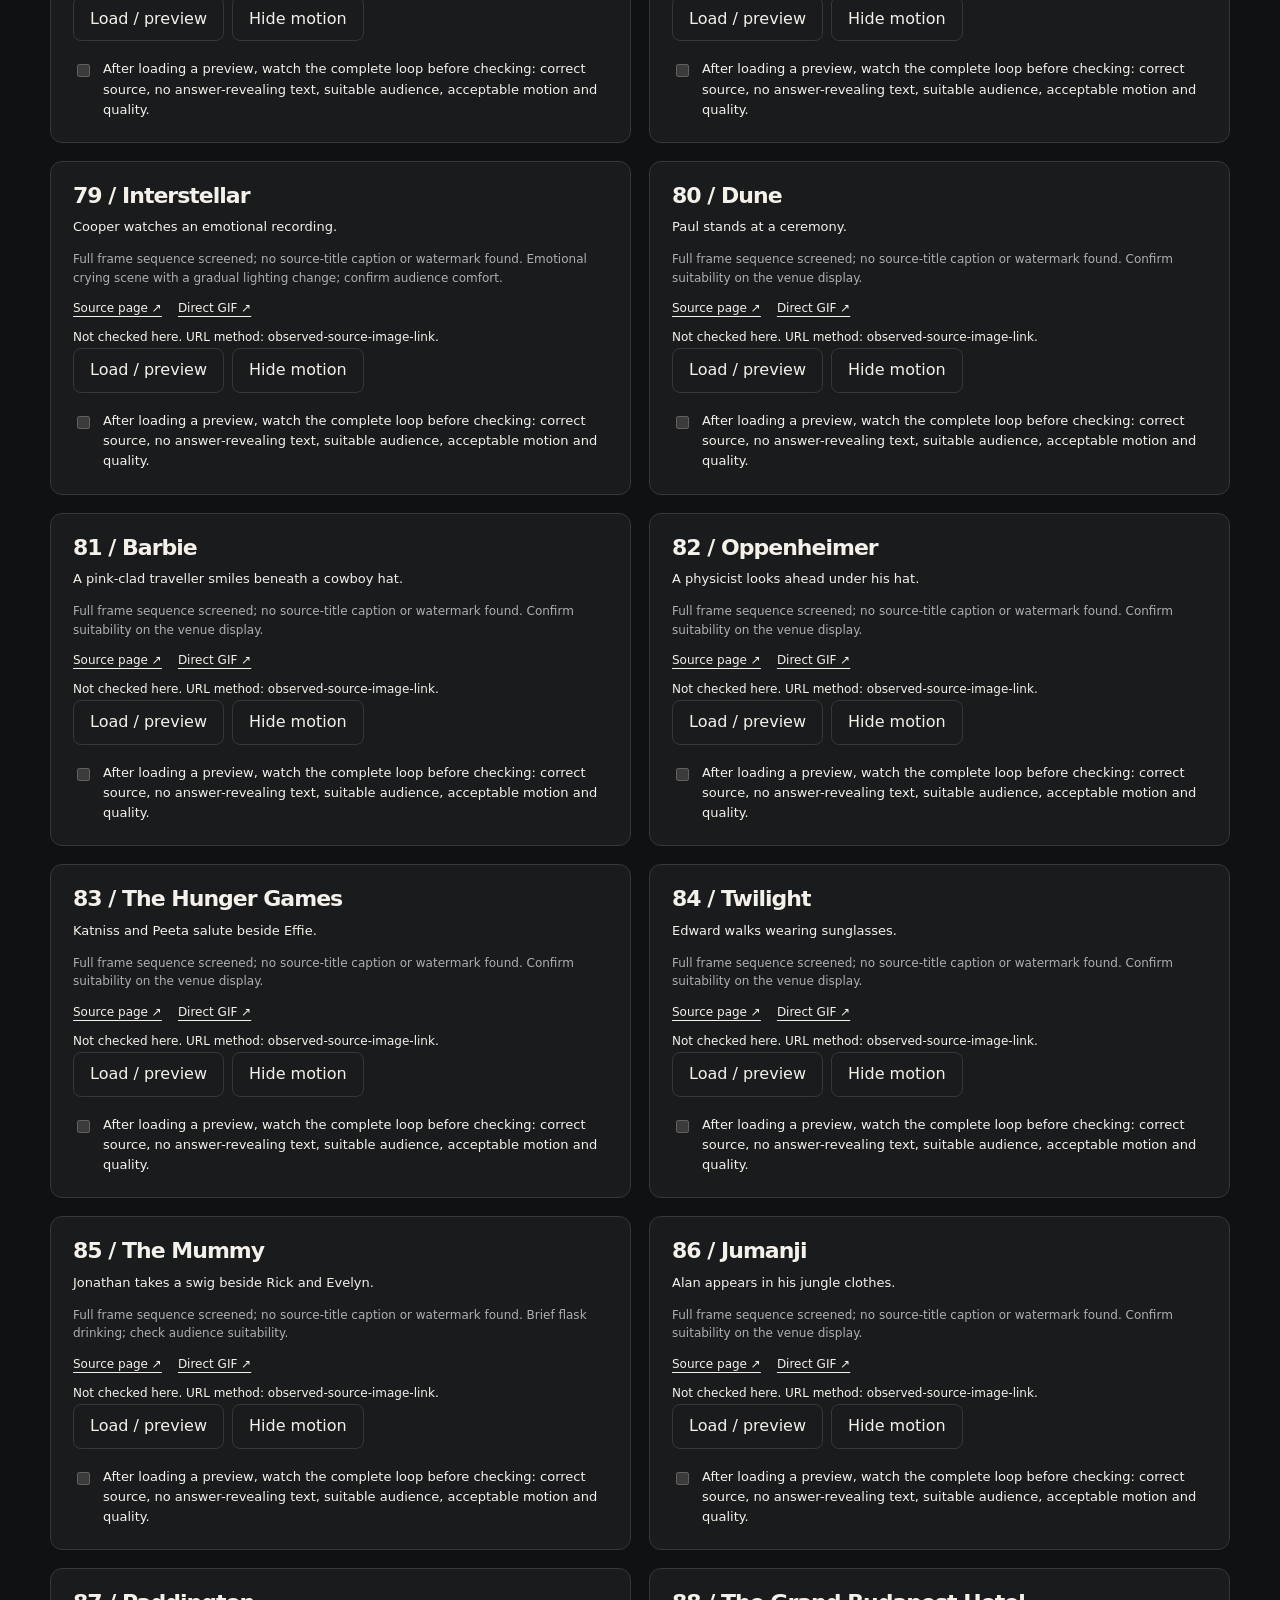
<file: review.html>
<!doctype html><html lang="en"><head><meta charset="utf-8"><meta name="viewport" content="width=device-width,initial-scale=1"><meta name="referrer" content="no-referrer"><meta name="robots" content="noindex,nofollow"><title>Host review — spoilers inside</title><link rel="stylesheet" href="styles.css"><script defer src="data/questions.js"></script><script defer src="data/local-media.js"></script><script defer src="review.js"></script></head><body><header class="topbar"><a class="brand" href="./">THE GIF BREAK<span>Host preparation / not for the projector</span></a><a class="button" href="./">Back to quiz</a></header><main><section class="review-heading"><p class="eyebrow">HOST ONLY / ANSWERS VISIBLE BELOW</p><h1>Check the<br>screen time.</h1><p>The 100 remote GIFs have a separate dated validation record in evidence/VALIDATION.md. No third-party GIFs are bundled. A successful image load here does not prove animation or approve content. Load a preview and watch every loop before recording your audience and display approval.</p><p class="check-warning">Do not project this page. Look for title spoilers, incorrect sources, edits, profanity, flashing, low resolution and slow loading. Do not open provider pages on the shared screen: they can contain unrelated content and advertising. A source link is not a copyright licence.</p></section><div class="review-toolbar"><button class="primary" id="checkAll">Check all 100 links</button><button id="hideAll">Hide all previews</button><button id="exportReview">Export review record</button><strong id="reviewSummary" role="status">0 / 100 visually approved</strong></div><p id="reviewStorageStatus" class="status" role="status"></p><p id="checkProgress" class="small muted" role="status">Network checks are run only when requested; they will download image data from the providers.</p><div id="reviewList" class="review-list"></div></main><footer>Keep this page on the host’s screen, not the audience display.</footer></body></html>
</file>
<file: styles.css>
:root{color-scheme:dark;--bg:#101112;--panel:#191b1d;--line:#35383a;--text:#f4f1eb;--muted:#abb0b1;--dark:#111213;--max:1180px;font-family:Inter,ui-sans-serif,system-ui,-apple-system,BlinkMacSystemFont,"Segoe UI",sans-serif}
*{box-sizing:border-box}body{margin:0;background:var(--bg);color:var(--text);line-height:1.55}button,input,select,textarea{font:inherit}button,.button{border:1px solid var(--line);background:transparent;color:inherit;cursor:pointer;padding:.65rem 1rem;border-radius:8px;line-height:1.4;text-decoration:none;display:inline-block}button:hover,.button:hover{border-color:var(--text);background:#242628}button:focus-visible,a:focus-visible,input:focus-visible,select:focus-visible,textarea:focus-visible{outline:3px solid var(--text);outline-offset:4px}button:disabled{opacity:.4;cursor:not-allowed}a{color:inherit;text-underline-offset:4px}h1,h2,p{margin-top:0}h1,h2{letter-spacing:-.045em;line-height:1.06}h1{font-size:clamp(3rem,7vw,6.6rem);font-weight:650}h2{font-size:2rem}main,.topbar,footer{max-width:var(--max);margin:auto}.topbar{padding:30px 0;display:flex;align-items:center;justify-content:space-between;border-bottom:1px solid var(--line);gap:20px}.brand{font-size:14px;font-weight:750;letter-spacing:.1em;text-decoration:none}.brand span{display:block;font-size:11px;color:var(--muted);letter-spacing:0;font-weight:400;margin-top:4px}nav{display:flex;gap:8px;flex-wrap:wrap}main{padding:56px 0 36px}.eyebrow{font-size:12px;letter-spacing:.16em;font-weight:650;color:var(--muted);text-transform:uppercase}.hero{position:relative}.hero h1{margin-bottom:28px}.lead{font-size:clamp(1rem,2.2vw,1.35rem);color:var(--muted);margin-bottom:44px}.round-grid{display:grid;grid-template-columns:repeat(4,1fr);gap:12px;margin-bottom:32px}.round-card{border:1px solid var(--line);padding:24px 20px;border-radius:12px}.round-card .number{display:block;font-size:12px;color:var(--muted);margin-bottom:28px}.round-card h2{font-size:19px;letter-spacing:-.02em}.round-card p{font-size:13px;color:var(--muted);margin-bottom:0}.setup-grid{display:grid;grid-template-columns:1.15fr 1fr;gap:20px}.panel{background:var(--panel);border:1px solid var(--line);padding:30px;border-radius:12px}.panel h2{margin-bottom:24px}.panel label{display:block;font-size:13px;margin-bottom:9px}.panel textarea{width:100%;resize:vertical;background:var(--bg);color:var(--text);padding:12px;border:1px solid var(--line);border-radius:8px}.setup-options{display:flex;align-items:center;gap:20px;margin:20px 0}.setup-options label{margin:0}select,input{border:1px solid var(--line);color:var(--text);background:var(--bg);padding:8px 12px;border-radius:6px}.primary{background:var(--text);color:var(--dark);border-color:var(--text);font-weight:650}.primary:hover{background:#dcdad4;color:var(--dark)}.actions{display:flex;flex-wrap:wrap;gap:8px}.small{font-size:13px}.muted{color:var(--muted)}.rules p{max-width:50ch}.game-heading{display:flex;align-items:center;justify-content:space-between;gap:20px;margin-bottom:18px}.game-heading h1{font-size:clamp(1.8rem,4.2vw,3rem);margin:0}.timer-box{text-align:right;min-width:125px}.timer-box span{font-size:56px;line-height:1;font-variant-numeric:tabular-nums;display:block;font-weight:650;letter-spacing:-.06em}.timer-box small{color:var(--muted);font-size:11px}.progress-track{height:2px;background:var(--line);margin-bottom:22px}.progress-track div{height:2px;background:var(--text);width:0}.stage{height:min(51vh,500px);min-height:220px;background:#070809;border:1px solid var(--line);border-radius:14px;display:flex;align-items:center;justify-content:center;overflow:hidden}.stage img{width:100%;height:100%;object-fit:contain}.media-message{text-align:center;padding:24px;max-width:600px;color:var(--muted)}.media-message p{font-size:20px}.clue-line{min-height:42px;display:flex;justify-content:space-between;gap:16px;font-size:14px;padding-top:12px}.clue-line p{margin-bottom:8px}.answer-panel{padding:22px 24px;background:var(--panel);border:1px solid var(--line);border-radius:12px;margin:0 0 18px}.answer-panel h2{font-size:clamp(1.6rem,3vw,2.4rem);margin:0 0 10px}.answer-panel p{margin-bottom:8px}.answer-panel .eyebrow{font-size:10px;margin-bottom:10px}#acceptedText{font-size:13px}#sceneText,.answer-panel a{font-size:12px}.award-heading{font-size:12px;color:var(--muted);margin-top:20px;margin-bottom:8px}.award-buttons{display:flex;gap:8px;flex-wrap:wrap}.award-buttons button[aria-pressed=true]{background:var(--text);color:var(--dark)}.game-controls{display:flex;justify-content:space-between;gap:14px;flex-wrap:wrap}.secondary-controls button{font-size:12px}.keyboard{font-size:11px;margin-top:20px}.status{font-size:13px;min-height:20px;margin:10px 0 0}.score-row{display:flex;justify-content:space-between;align-items:center;border-top:1px solid var(--line);padding:18px 0;gap:24px}.score-row .points{font-size:32px;font-weight:650;font-variant-numeric:tabular-nums}.score-row .rank{color:var(--muted);margin-right:18px}#finalScores{max-width:720px;margin:36px 0}dialog{background:var(--panel);color:var(--text);border:1px solid var(--line);border-radius:14px;max-width:600px;width:calc(100% - 40px);padding:28px}dialog::backdrop{background:#000b}.dialog-heading{display:flex;justify-content:space-between;gap:20px;align-items:center;margin-bottom:12px}.dialog-heading h2{margin:0;font-size:26px}footer{display:flex;justify-content:space-between;border-top:1px solid var(--line);padding:20px 0 30px;font-size:11px;color:var(--muted);gap:20px}.review-heading{max-width:800px}.review-toolbar{display:flex;flex-wrap:wrap;gap:12px;align-items:center;margin:24px 0}.review-list{display:grid;grid-template-columns:repeat(2,1fr);gap:18px}.review-item{background:var(--panel);padding:22px;border:1px solid var(--line);border-radius:12px}.review-item h2{font-size:22px;margin-bottom:10px}.review-image{height:220px;background:#070809;margin:16px 0;display:flex;align-items:center;justify-content:center}.review-image img{max-width:100%;max-height:100%;object-fit:contain}.review-item label{display:flex;align-items:flex-start;gap:10px;font-size:13px;margin-top:18px}.review-item .review-note{font-size:12px;color:var(--muted)}.review-item .status{font-size:12px}.review-item .media-links{display:flex;flex-wrap:wrap;gap:16px;font-size:12px}input[type=checkbox]{margin-top:5px;accent-color:#eee}.print-body{background:white;color:black;padding:36px;max-width:900px;margin:auto}.print-body h1{font-size:36px}.answer-grid{display:grid;grid-template-columns:1fr 1fr;gap:32px}.answer-grid table{width:100%;border-collapse:collapse}.answer-grid td,.answer-grid th{border-bottom:1px solid #999;text-align:left;padding:9px}.answer-grid td:first-child{width:35px}.print-body button{color:black;border-color:#777;margin-bottom:24px}.sheet-top{display:flex;justify-content:space-between;margin-bottom:20px}.check-warning{border-left:2px solid var(--muted);padding-left:16px;color:var(--muted);font-size:13px}[hidden]{display:none!important}
@media(max-width:1240px){.topbar,main,footer{margin-left:28px;margin-right:28px}}@media(max-width:760px){.topbar{padding:20px 0;align-items:flex-start}.brand span{display:none}nav{justify-content:flex-end}nav button,nav .button{font-size:11px;padding:6px 9px;min-height:44px;display:flex;align-items:center}.topbar,main,footer{margin-left:18px;margin-right:18px}main{padding-top:34px}.round-grid{grid-template-columns:repeat(2,1fr)}.setup-grid,.review-list{grid-template-columns:1fr}.round-card{padding:18px}.round-card .number{margin-bottom:18px}.round-card h2{font-size:17px}.panel{padding:23px}.game-heading h1{font-size:25px}.timer-box{min-width:80px}.timer-box span{font-size:44px}.stage{height:37vh;min-height:210px}.game-controls .actions{width:100%}.game-controls button{flex:1;font-size:12px;padding:9px}.clue-line{font-size:12px;display:block}.answer-panel{padding:18px}.answer-panel h2{font-size:25px}.keyboard{display:none}footer{font-size:10px}.print-body{padding:18px}}@media(prefers-reduced-motion:reduce){*{scroll-behavior:auto!important;transition:none!important;animation:none!important}}@media print{.print-body{padding:0}.print-body button{display:none}.answer-grid td{height:29px;padding:4px}.answer-grid{gap:30px}.print-body h1{font-size:28px}@page{size:A4;margin:14mm}}
@media(min-width:761px){body:has(#game:not([hidden])) .topbar{padding-top:16px;padding-bottom:16px}body:has(#game:not([hidden])) main{padding-top:24px}}
.sheet-round{font-size:17px;margin:18px 0 8px}.print-page+.print-page{margin-top:48px}@media print{.print-page{break-after:page;page-break-after:always}.print-page:last-child{break-after:auto;page-break-after:auto}.print-page+.print-page{margin-top:0}.answer-grid tr{break-inside:avoid;page-break-inside:avoid}}
@media print{:root{color-scheme:light}html,.print-body{background:#fff;color:#000}}
</file>
